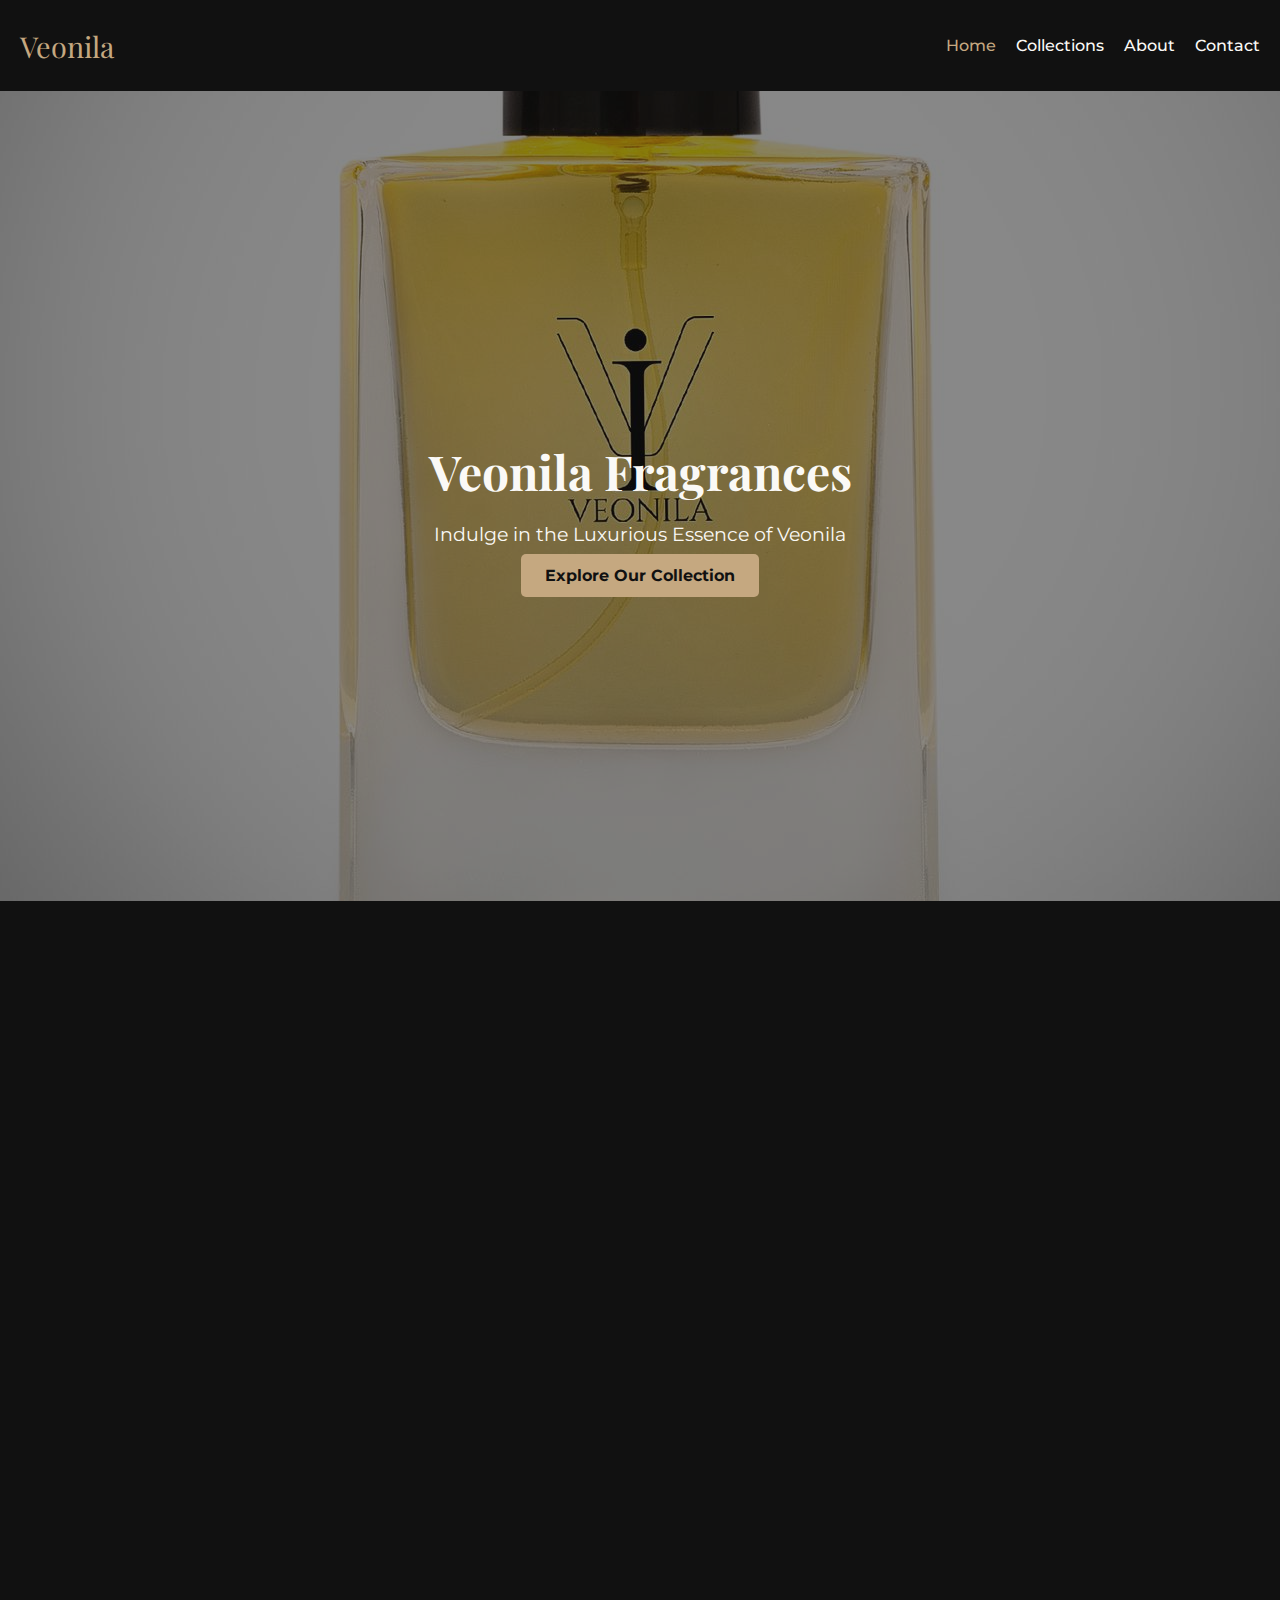
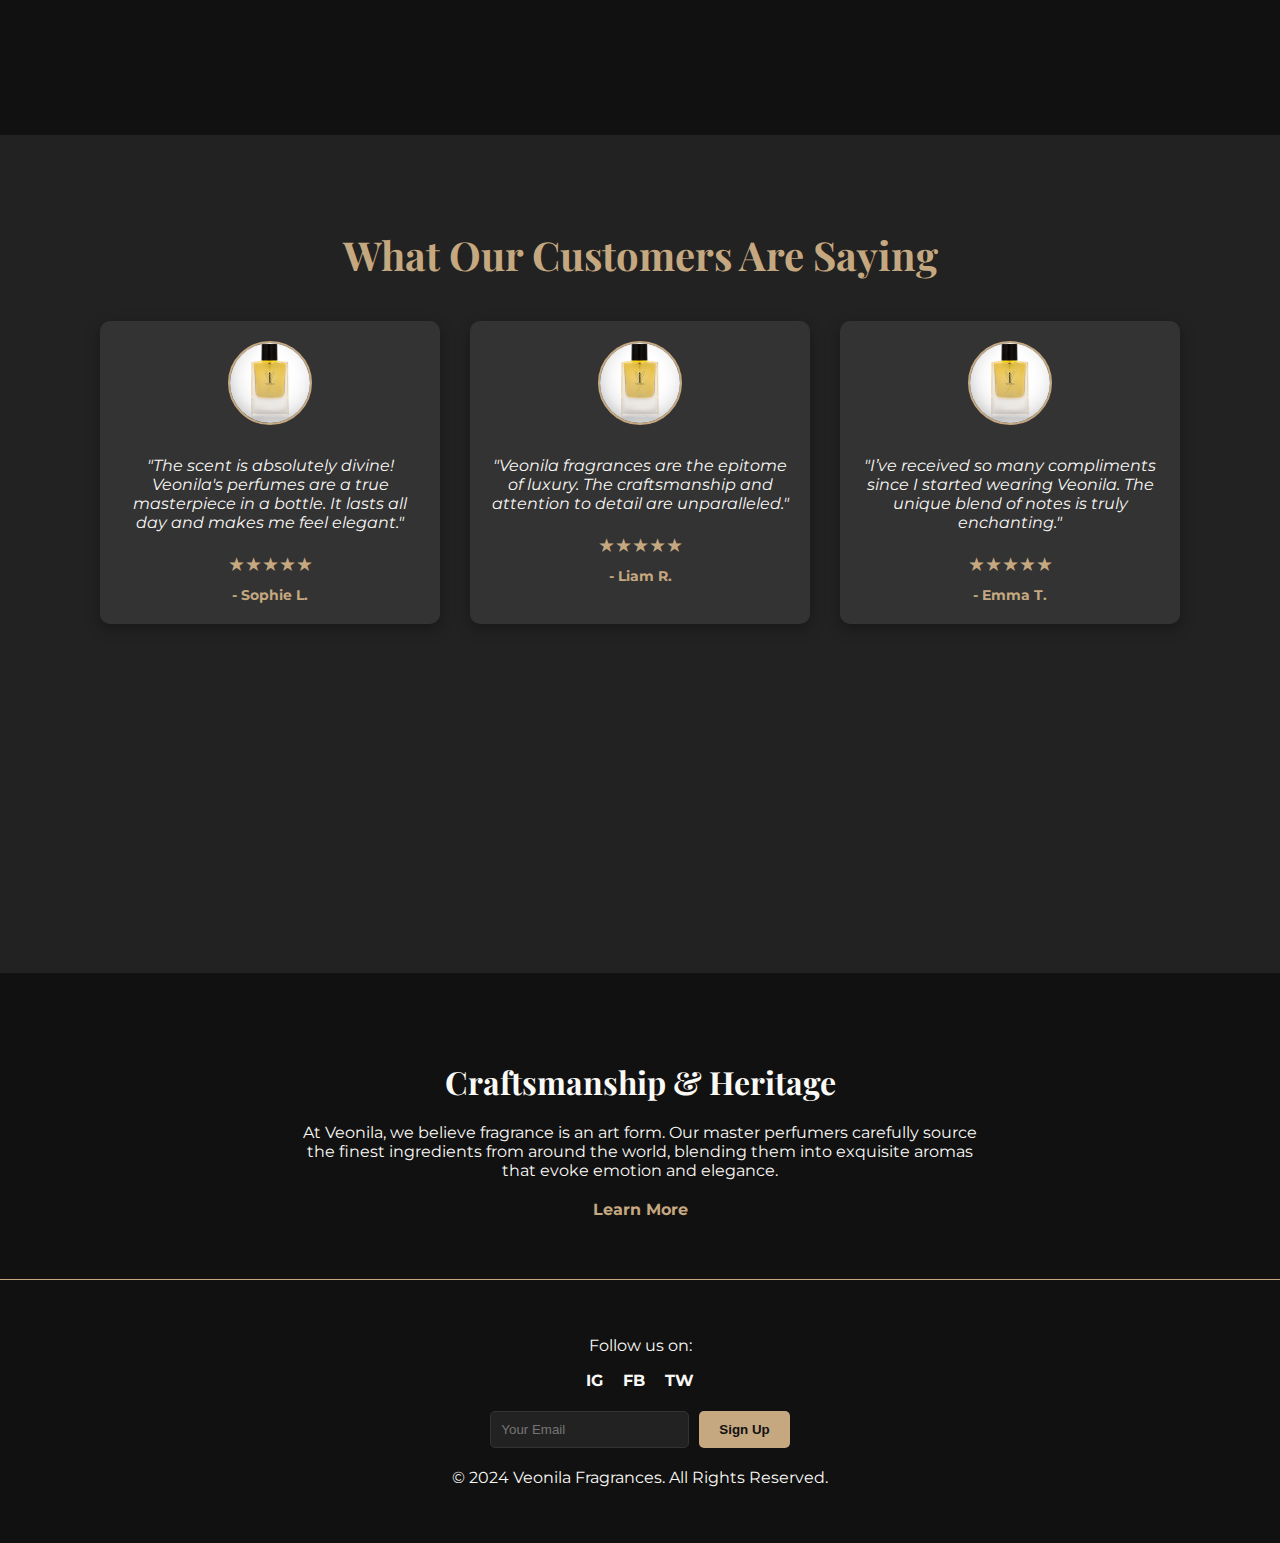
<file: index.html>
<!DOCTYPE html>
<html lang="en">
<head>
    <meta charset="UTF-8" />
    <meta name="description" content="Veonila Fragrances - Indulge in luxurious aromas." />
    <meta name="viewport" content="width=device-width, initial-scale=1.0" />
    <title>Veonila Fragrances - Home</title>
    <link href="https://fonts.googleapis.com/css?family=Playfair+Display:400,700|Montserrat:400,500&display=swap" rel="stylesheet" />
    <link rel="stylesheet" href="css/styles.css" />
</head>
<body>
    <header>
        <nav class="navbar">
            <a href="index.html" class="logo">Veonila</a>
            <ul class="nav-links">
                <li><a href="index.html" class="active">Home</a></li>
                <li><a href="collections.html">Collections</a></li>
                <li><a href="about.html">About</a></li>
                <li><a href="contact.html">Contact</a></li>
            </ul>
            <button class="nav-toggle" aria-label="toggle navigation">
                <span class="hamburger"></span>
            </button>
        </nav>
    </header>
    <section class="hero">
      <div class="hero-overlay"></div>
      <div class="hero-content fade-in">
          <h1>Veonila Fragrances</h1>
          <p>Indulge in the Luxurious Essence of Veonila</p>
          <a href="collections.html" class="btn-cta">Explore Our Collection</a>
      </div>
  </section>
  
  <section class="featured">
      <h2 class="fade-in">Our Signature Fragrances</h2>
      <div class="product-grid">
          <div class="product-card fade-in">
              <img src="images/product1.jpeg" alt="Fragrance 1" />
              <h3>Grand Étoile</h3>
              <p>A delicate blend of jasmine and rose with a hint of musk.</p>
              <a href="collections.html#floral" class="btn-link">Shop Now</a>
          </div>
          <div class="product-card fade-in">
              <img src="images/product2.jpeg" alt="Fragrance 2" />
              <h3>Nuit d’Or</h3>
              <p>Warm notes of amber and vanilla to captivate your senses.</p>
              <a href="collections.html#woody" class="btn-link">Shop Now</a>
          </div>
          <div class="product-card fade-in">
              <img src="images/product3.jpeg" alt="Fragrance 3" />
              <h3>Éclat Citrine</h3>
              <p>Bright citrus, crisp bergamot, and subtle floral undertones.</p>
              <a href="collections.html#citrus" class="btn-link">Shop Now</a>
          </div>
      </div>
  </section>
  
    <!-- <section class="hero">
        <div class="hero-overlay"></div>
        <div class="hero-content">
            <h1>Veonila Fragrances</h1>
            <p>Indulge in the Luxurious Essence of Veonila</p>
            <a href="collections.html" class="btn-cta">Explore Our Collection</a>
        </div>
    </section> -->

    <!-- <section class="featured">
        <h2>Our Signature Fragrances</h2>
        <div class="product-grid">
            <div class="product-card">
                <img src="images/product1.webp" alt="Fragrance 1" />
                <h3>Grand Étoile</h3>
                <p>A delicate blend of jasmine and rose with a hint of musk.</p>
                <a href="collections.html#floral" class="btn-link">Shop Now</a>
            </div>
            <div class="product-card">
                <img src="images/product2.webp" alt="Fragrance 2" />
                <h3>Nuit d’Or</h3>
                <p>Warm notes of amber and vanilla to captivate your senses.</p>
                <a href="collections.html#woody" class="btn-link">Shop Now</a>
            </div>

        </div>
    </section> -->
    <section class="feedback">
        <h2>What Our Customers Are Saying</h2>
        <div class="testimonial-grid">
            <div class="testimonial">
                <img src="images/product1.jpeg" alt="Sophie L." class="customer-photo">
                <p>"The scent is absolutely divine! Veonila's perfumes are a true masterpiece in a bottle. It lasts all day and makes me feel elegant."</p>
                <div class="stars">★★★★★</div>
                <span>- Sophie L.</span>
            </div>
            <div class="testimonial">
                <img src="images/product1.jpeg" alt="Liam R." class="customer-photo">
                <p>"Veonila fragrances are the epitome of luxury. The craftsmanship and attention to detail are unparalleled."</p>
                <div class="stars">★★★★★</div>
                <span>- Liam R.</span>
            </div>
            <div class="testimonial">
                <img src="images/product1.jpeg" alt="Emma T." class="customer-photo">
                <p>"I’ve received so many compliments since I started wearing Veonila. The unique blend of notes is truly enchanting."</p>
                <div class="stars">★★★★★</div>
                <span>- Emma T.</span>
            </div>
            <div class="testimonial fade-in">
                <img src="images/product1.jpeg" alt="Sophie L." class="customer-photo">
                <p>"The scent is absolutely divine! Veonila's perfumes are a true masterpiece in a bottle. It lasts all day and makes me feel elegant."</p>
                <span>- Sophie L.</span>
            </div>
            
        </div>
    </section>
      
    <section class="about-preview" id="about">
        <div class="about-content">
            <h2>Craftsmanship & Heritage</h2>
            <p>
                At Veonila, we believe fragrance is an art form. Our master perfumers carefully source the finest ingredients 
                from around the world, blending them into exquisite aromas that evoke emotion and elegance.
            </p>
            <a href="about.html" class="btn-link">Learn More</a>
        </div>
    </section>

    <footer class="footer">
        <div class="footer-content">
            <p>Follow us on:</p>
            <div class="social-icons">
                <a href="#" aria-label="Instagram" class="social-icon">IG</a>
                <a href="#" aria-label="Facebook" class="social-icon">FB</a>
                <a href="#" aria-label="Twitter" class="social-icon">TW</a>
            </div>
            <form class="newsletter">
                <input type="email" placeholder="Your Email" aria-label="Email Address" />
                <button type="submit" class="btn-cta-sm">Sign Up</button>
            </form>
            <p class="copyright">
                &copy; 2024 Veonila Fragrances. All Rights Reserved.
            </p>
        </div>
    </footer>

    <!-- <script>
    // Simple toggle for mobile nav
    const navToggle = document.querySelector('.nav-toggle');
    const navLinks = document.querySelector('.nav-links');

    navToggle.addEventListener('click', () => {
        navLinks.classList.toggle('nav-open');
    });
    </script> -->
    <script src="js/script.js"></script>
</body>
</html>
</file>
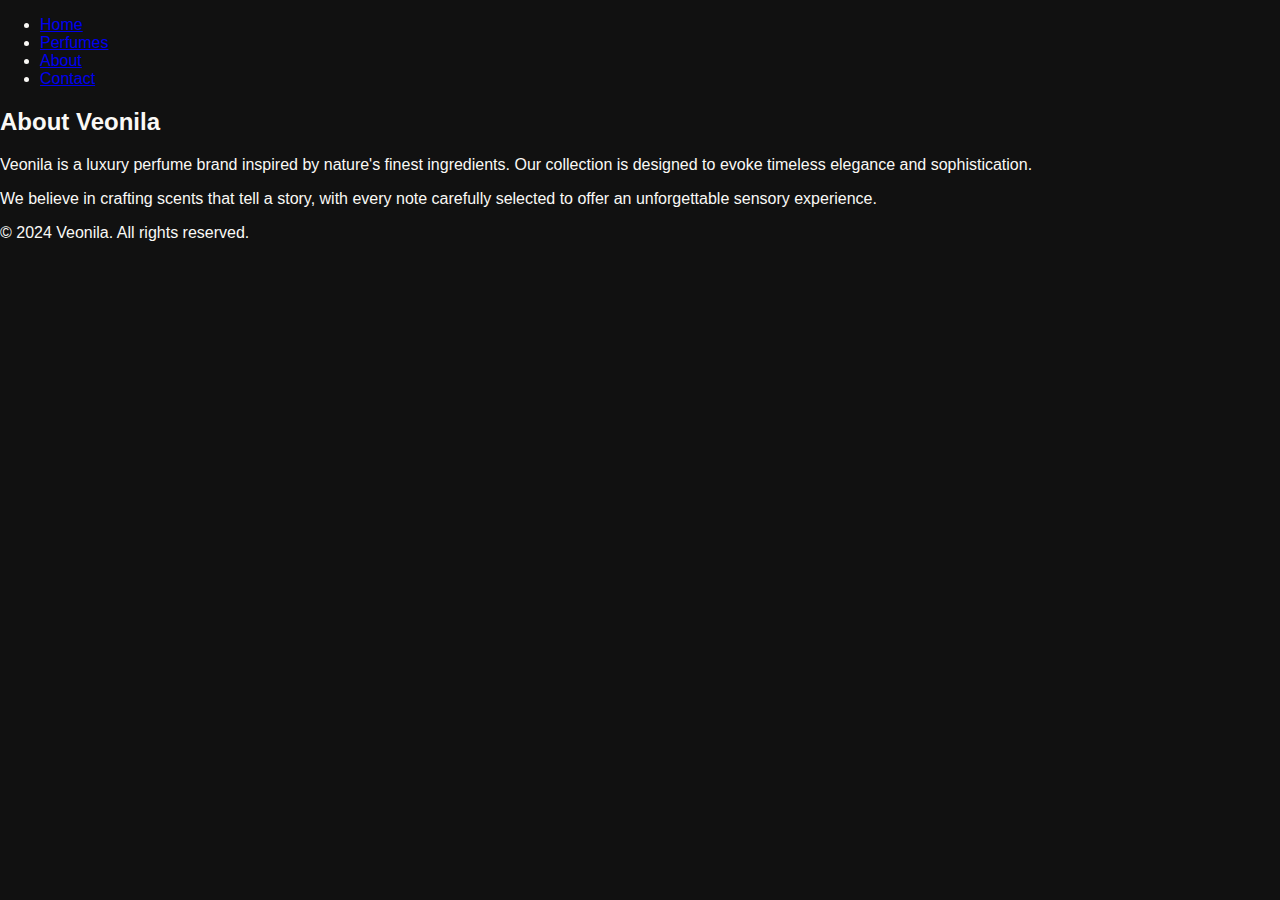
<file: about.html>
<!DOCTYPE html>
<html lang="en">
<head>
  <meta charset="UTF-8">
  <meta name="viewport" content="width=device-width, initial-scale=1.0">
  <title>About Us - Veonila</title>
  <link rel="stylesheet" href="css/styles.css">
</head>
<body>

  <!-- Navigation -->
  <header>
    <nav>
      <ul>
        <li><a href="index.html">Home</a></li>
        <li><a href="perfumes.html">Perfumes</a></li>
        <li><a href="about.html">About</a></li>
        <li><a href="contact.html">Contact</a></li>
      </ul>
    </nav>
  </header>

  <!-- About Section -->
  <section class="about">
    <h2>About Veonila</h2>
    <p>Veonila is a luxury perfume brand inspired by nature's finest ingredients. Our collection is designed to evoke timeless elegance and sophistication.</p>
    <p>We believe in crafting scents that tell a story, with every note carefully selected to offer an unforgettable sensory experience.</p>
  </section>

  <!-- Footer -->
  <footer>
    <p>&copy; 2024 Veonila. All rights reserved.</p>
  </footer>

</body>
</html>
</file>
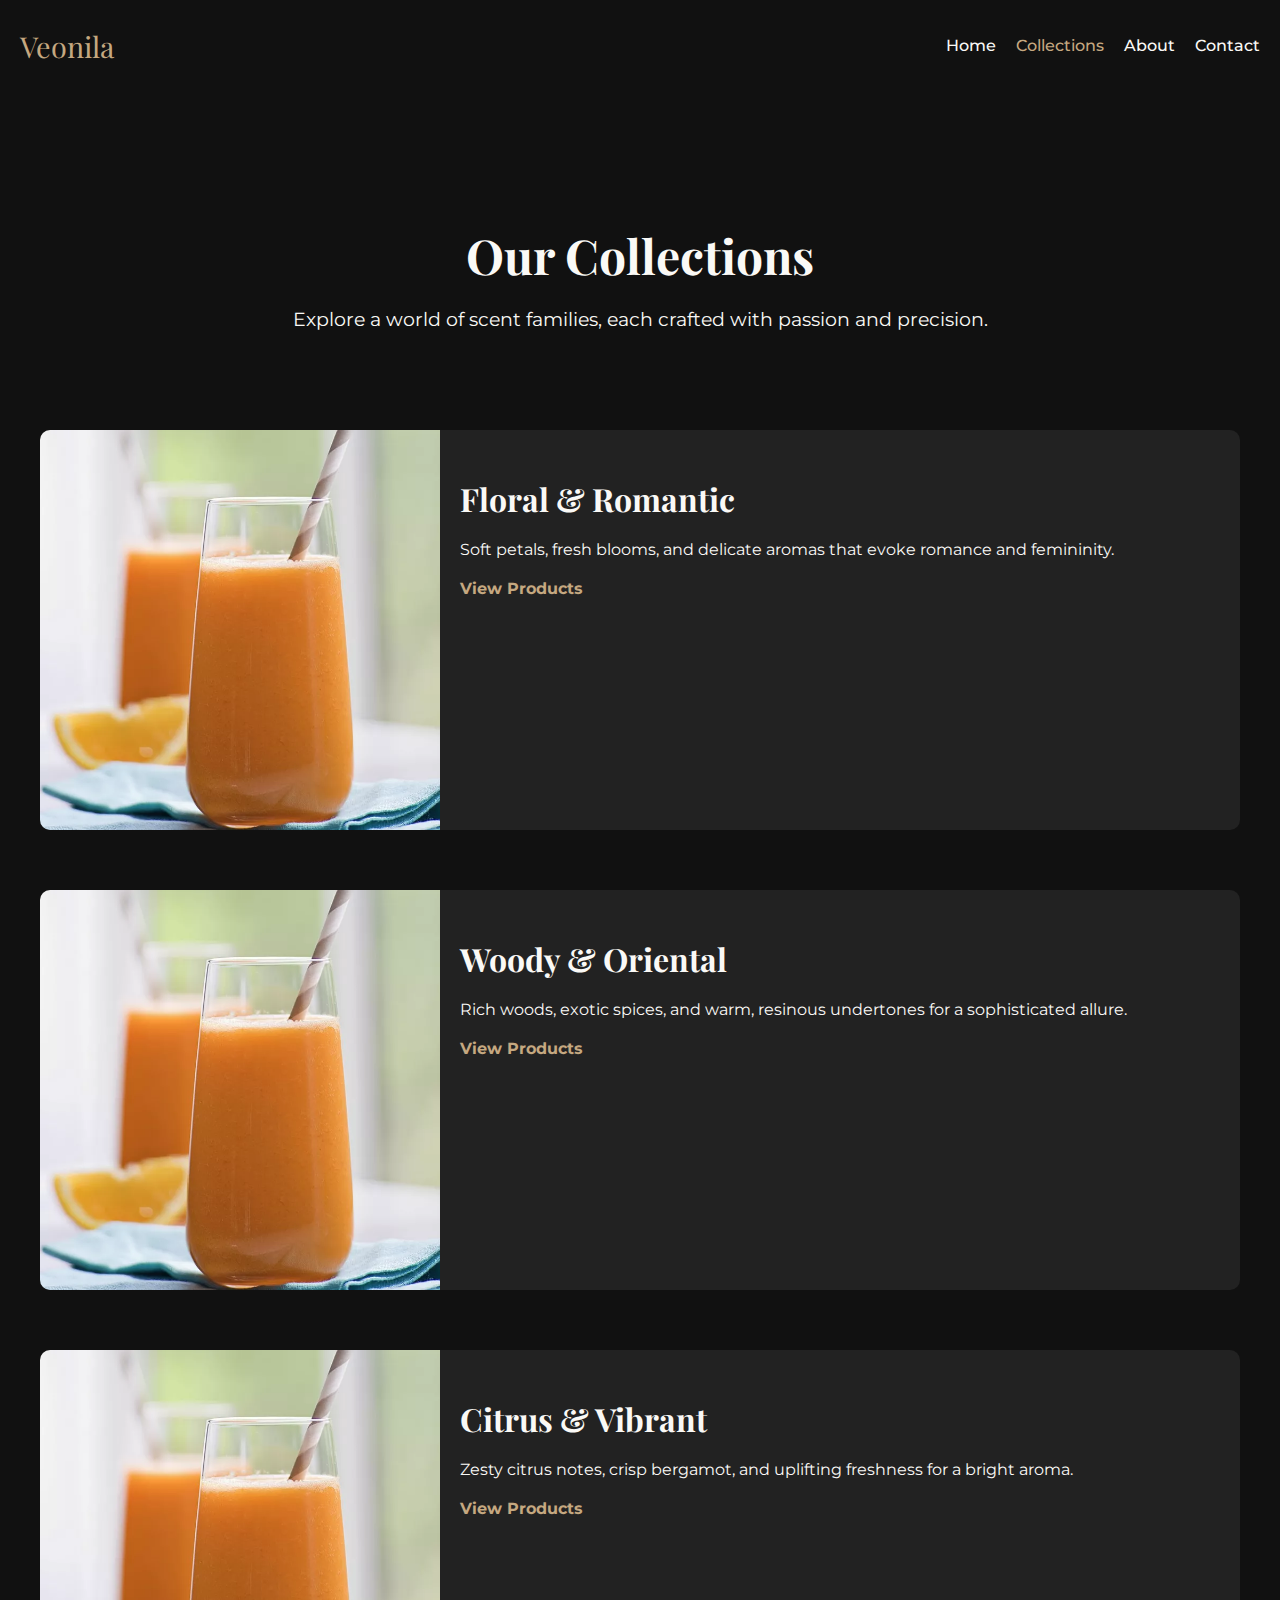
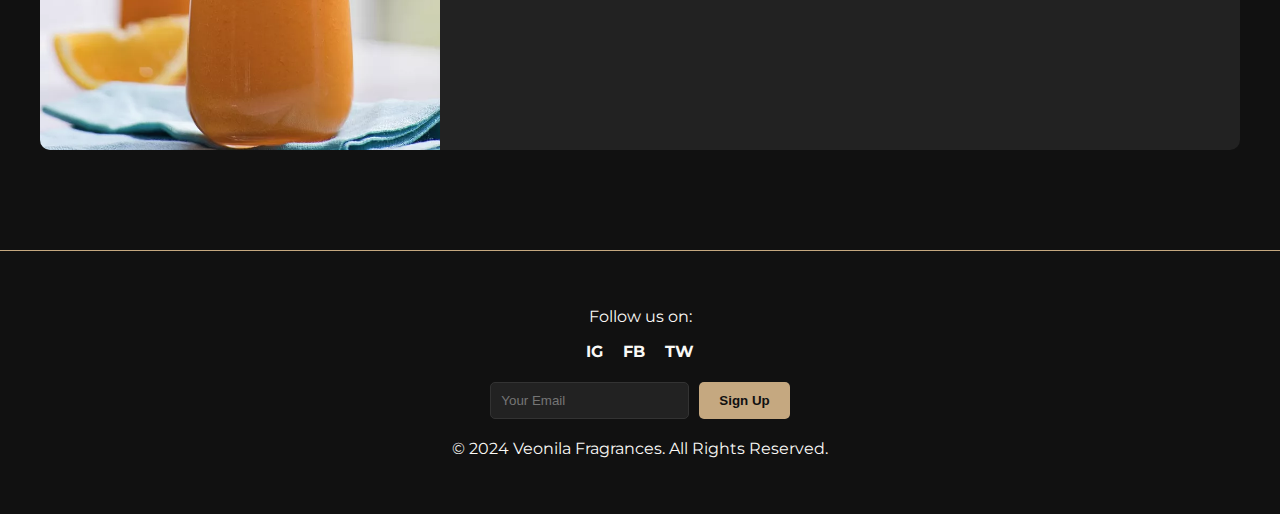
<file: collections.html>
<!DOCTYPE html>
<html lang="en">
<head>
    <meta charset="UTF-8" />
    <meta name="description" content="Discover our curated fragrance collections." />
    <meta name="viewport" content="width=device-width, initial-scale=1.0" />
    <title>Veonila Fragrances - Collections</title>
    <link href="https://fonts.googleapis.com/css?family=Playfair+Display:400,700|Montserrat:400,500&display=swap" rel="stylesheet" />
    <link rel="stylesheet" href="css/styles.css" />
</head>
<body>
    <header>
        <nav class="navbar">
            <a href="index.html" class="logo">Veonila</a>
            <ul class="nav-links">
                <li><a href="index.html">Home</a></li>
                <li><a href="collections.html" class="active">Collections</a></li>
                <li><a href="about.html">About</a></li>
                <li><a href="contact.html">Contact</a></li>
            </ul>
            <button class="nav-toggle" aria-label="toggle navigation">
                <span class="hamburger"></span>
            </button>
        </nav>
    </header>

    <section class="page-header">
        <h1>Our Collections</h1>
        <p>Explore a world of scent families, each crafted with passion and precision.</p>
    </section>

    <section class="collections-list">
        <article class="collection-category" id="floral">
            <img src="images/product1.webp" alt="Floral Collection" />
            <div class="category-info">
                <h2>Floral & Romantic</h2>
                <p>Soft petals, fresh blooms, and delicate aromas that evoke romance and femininity.</p>
                <a href="#" class="btn-link">View Products</a>
            </div>
        </article>

        <article class="collection-category" id="woody">
            <img src="images/product1.webp" alt="Woody Collection" />
            <div class="category-info">
                <h2>Woody & Oriental</h2>
                <p>Rich woods, exotic spices, and warm, resinous undertones for a sophisticated allure.</p>
                <a href="#" class="btn-link">View Products</a>
            </div>
        </article>

        <article class="collection-category" id="citrus">
            <img src="images/product1.webp" alt="Citrus Collection" />
            <div class="category-info">
                <h2>Citrus & Vibrant</h2>
                <p>Zesty citrus notes, crisp bergamot, and uplifting freshness for a bright aroma.</p>
                <a href="#" class="btn-link">View Products</a>
            </div>
        </article>
    </section>

    <footer class="footer">
        <div class="footer-content">
            <p>Follow us on:</p>
            <div class="social-icons">
                <a href="#" aria-label="Instagram" class="social-icon">IG</a>
                <a href="#" aria-label="Facebook" class="social-icon">FB</a>
                <a href="#" aria-label="Twitter" class="social-icon">TW</a>
            </div>
            <form class="newsletter">
                <input type="email" placeholder="Your Email" aria-label="Email Address" />
                <button type="submit" class="btn-cta-sm">Sign Up</button>
            </form>
            <p class="copyright">
                &copy; 2024 Veonila Fragrances. All Rights Reserved.
            </p>
        </div>
    </footer>

    <script>
    const navToggle = document.querySelector('.nav-toggle');
    const navLinks = document.querySelector('.nav-links');

    navToggle.addEventListener('click', () => {
        navLinks.classList.toggle('nav-open');
    });
    </script>
    <script src="js/script.js"></script>
</body>
</html>
</file>
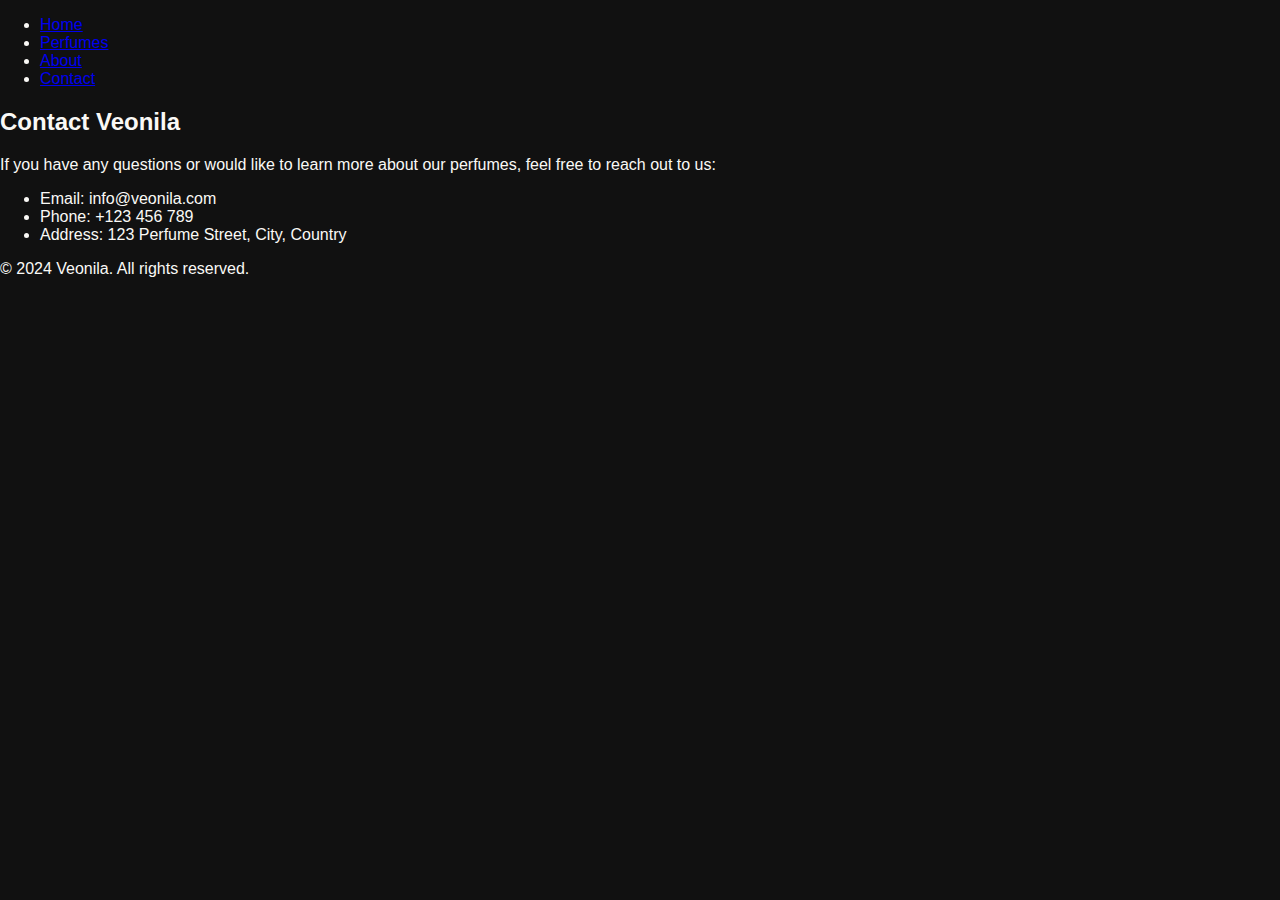
<file: contact.html>
<!DOCTYPE html>
<html lang="en">
<head>
  <meta charset="UTF-8">
  <meta name="viewport" content="width=device-width, initial-scale=1.0">
  <title>Contact - Veonila</title>
  <link rel="stylesheet" href="css/styles.css">
</head>
<body>

  <!-- Navigation -->
  <header>
    <nav>
      <ul>
        <li><a href="index.html">Home</a></li>
        <li><a href="perfumes.html">Perfumes</a></li>
        <li><a href="about.html">About</a></li>
        <li><a href="contact.html">Contact</a></li>
      </ul>
    </nav>
  </header>

  <!-- Contact Section -->
  <section class="contact">
    <h2>Contact Veonila</h2>
    <p>If you have any questions or would like to learn more about our perfumes, feel free to reach out to us:</p>
    <ul>
      <li>Email: info@veonila.com</li>
      <li>Phone: +123 456 789</li>
      <li>Address: 123 Perfume Street, City, Country</li>
    </ul>
  </section>

  <!-- Footer -->
  <footer>
    <p>&copy; 2024 Veonila. All rights reserved.</p>
  </footer>

</body>
</html>
</file>
<file: css/styles.css>
body {
  margin: 0;
  background-color: #111;
  color: #FAF9F6;
  font-family: 'Montserrat', sans-serif;
}

header, nav, section, footer {
  display: block;
}

.navbar {
  display: flex;
  align-items: center;
  padding: 20px;
  justify-content: space-between;
  background-color: #111;
}

.logo {
  font-family: 'Playfair Display', serif;
  font-size: 1.8em;
  color: #C5A880;
  text-decoration: none;
}

.nav-links {
  list-style: none;
  display: flex;
  gap: 20px;
}

.nav-links li a {
  text-decoration: none;
  color: #FAF9F6;
  font-weight: 500;
  transition: color 0.3s ease;
}

.nav-links li a:hover, .nav-links li a.active {
  color: #C5A880;
}

/* Mobile Nav Toggle */
.nav-toggle {
  display: none;
  background: none;
  border: none;
  cursor: pointer;
}
.hamburger {
  display: block;
  width: 25px;
  height: 3px;
  background: #FAF9F6;
  position: relative;
}
.hamburger::after, .hamburger::before {
  content: "";
  display: block;
  width: 25px;
  height: 3px;
  background: #FAF9F6;
  position: absolute;
  left: 0;
}
.hamburger::before {
  top: -8px;
}
.hamburger::after {
  top: 8px;
}

@media (max-width: 768px) {
  .nav-links {
      position: absolute;
      top: 70px;
      right: 20px;
      background-color: #111;
      flex-direction: column;
      gap: 10px;
      padding: 20px;
      border: 1px solid #C5A880;
      display: none;
  }
  .nav-links.nav-open {
      display: flex;
  }

  .nav-toggle {
      display: block;
  }
}

/* Hero Section */
.hero {
  position: relative;
  height: 90vh;
  background: url('../images/product1.jpeg') no-repeat center center/cover;
  display: flex;
  align-items: center;
  justify-content: center;
  text-align: center;
}
.hero-overlay {
  position: absolute;
  top:0; left:0; right:0; bottom:0;
  background: rgba(17,17,17,0.5);
}
.hero-content {
  position: relative;
  z-index: 1;
}
.hero-content h1 {
  font-family: 'Playfair Display', serif;
  font-size: 3em;
  margin-bottom: 10px;
}
.hero-content p {
  font-size: 1.2em;
  margin-bottom: 20px;
}
.btn-cta {
  background-color: #C5A880;
  color: #111;
  padding: 12px 24px;
  text-decoration: none;
  font-weight: bold;
  border-radius: 5px;
  transition: background-color 0.3s ease;
}
.btn-cta:hover {
  background-color: #b29972;
}

/* Featured Products */
.featured {
  padding: 60px 20px;
  max-width: 1200px;
  margin: auto;
  text-align: center;
}
.featured h2 {
  font-family: 'Playfair Display', serif;
  font-size: 2.5em;
  margin-bottom: 40px;
}
.product-grid {
  display: flex;
  gap: 30px;
  flex-wrap: wrap;
  justify-content: center;
}
.product-card {
  background: #222;
  padding: 20px;
  border-radius: 10px;
  max-width: 300px;
  text-align: left;
}
.product-card img {
  width: 100%;
  border-radius: 10px;
  margin-bottom: 20px;
}
.product-card h3 {
  font-family: 'Playfair Display', serif;
  font-size: 1.5em;
  margin-bottom: 10px;
}
.product-card p {
  margin-bottom: 20px;
}
.btn-link {
  color: #C5A880;
  text-decoration: none;
  font-weight: bold;
  border-bottom: 1px solid transparent;
  transition: border-color 0.3s ease;
}
.btn-link:hover {
  border-color: #C5A880;
}

/* About Preview */
.about-preview {
  padding: 60px 20px;
  max-width: 1200px;
  margin: auto;
  text-align: center;
}
.about-preview h2 {
  font-family: 'Playfair Display', serif;
  font-size: 2em;
  margin-bottom: 20px;
}
.about-preview p {
  max-width: 700px;
  margin: auto;
  margin-bottom: 20px;
}

/* Page Header (Collections) */
.page-header {
  padding: 100px 20px 40px;
  text-align: center;
}
.page-header h1 {
  font-family: 'Playfair Display', serif;
  font-size: 3em;
  margin-bottom: 20px;
}
.page-header p {
  font-size: 1.2em;
}

/* Collections List */
.collections-list {
  max-width: 1200px;
  margin: auto;
  padding: 40px 20px;
}
.collection-category {
  display: flex;
  flex-wrap: wrap;
  margin-bottom: 60px;
  background: #222;
  border-radius: 10px;
  overflow: hidden;
}
.collection-category img {
  width: 100%;
  max-width: 400px;
  object-fit: cover;
}
.category-info {
  padding: 20px;
  flex: 1;
  min-width: 300px;
}
.category-info h2 {
  font-family: 'Playfair Display', serif;
  font-size: 2em;
  margin-bottom: 20px;
}
.category-info p {
  margin-bottom: 20px;
}

/* Footer */
.footer {
  background: #111;
  padding: 40px 20px;
  text-align: center;
  border-top: 1px solid #C5A880;
}
.footer-content {
  max-width: 600px;
  margin: auto;
}
.social-icons {
  display: flex;
  gap: 20px;
  justify-content: center;
  margin-bottom: 20px;
}
.social-icon {
  display: inline-block;
  text-decoration: none;
  color: #FAF9F6;
  font-weight: bold;
  border-bottom: 1px solid transparent;
  transition: border-color 0.3s ease;
}
.social-icon:hover {
  border-color: #C5A880;
}
.newsletter {
  display: flex;
  gap: 10px;
  justify-content: center;
  margin-bottom: 20px;
}
.newsletter input {
  padding: 10px;
  border: 1px solid #333;
  border-radius: 5px;
  background: #222;
  color: #FAF9F6;
}
.btn-cta-sm {
  background-color: #C5A880;
  color: #111;
  padding: 10px 20px;
  text-decoration: none;
  font-weight: bold;
  border-radius: 5px;
  transition: background-color 0.3s ease;
  border: none;
  cursor: pointer;
}
.btn-cta-sm:hover {
  background-color: #b29972;
}

.fade-in {
  opacity: 0;
  transition: opacity 1s ease, transform 1s ease;
  transform: translateY(20px);
}
.fade-in.active {
  opacity: 1;
  transform: translateY(0);
}

.slide-in {
  opacity: 0;
  transition: opacity 1s ease, transform 1s ease;
  transform: translateX(-20px);
}
.slide-in.active {
  opacity: 1;
  transform: translateX(0);
}

/*feedback without picsand stars*/
/* .feedback {
  background-color: #222;
  color: #FAF9F6;
  padding: 60px 20px;
  text-align: center;
}

.feedback h2 {
  font-family: 'Playfair Display', serif;
  font-size: 2.5em;
  margin-bottom: 40px;
  color: #C5A880;
}

.testimonial-grid {
  display: flex;
  flex-wrap: wrap;
  justify-content: center;
  gap: 30px;
  max-width: 1200px;
  margin: auto;
}

.testimonial {
  background: #333;
  padding: 20px;
  border-radius: 10px;
  max-width: 300px;
  text-align: left;
  box-shadow: 0 5px 15px rgba(0, 0, 0, 0.3);
}

.testimonial p {
  font-size: 1em;
  margin-bottom: 10px;
  font-style: italic;
  color: #FAF9F6;
}

.testimonial span {
  display: block;
  font-size: 0.9em;
  font-weight: bold;
  color: #C5A880;
} */

/*feedback with pics and stars*/
.feedback {
  background-color: #222;
  color: #FAF9F6;
  padding: 60px 20px;
  text-align: center;
}

.feedback h2 {
  font-family: 'Playfair Display', serif;
  font-size: 2.5em;
  margin-bottom: 40px;
  color: #C5A880;
}

.testimonial-grid {
  display: flex;
  flex-wrap: wrap;
  justify-content: center;
  gap: 30px;
  max-width: 1200px;
  margin: auto;
}

.testimonial {
  background: #333;
  padding: 20px;
  border-radius: 10px;
  max-width: 300px;
  text-align: center;
  box-shadow: 0 5px 15px rgba(0, 0, 0, 0.3);
  display: flex;
  flex-direction: column;
  align-items: center;
}

.testimonial img.customer-photo {
  width: 80px;
  height: 80px;
  border-radius: 50%;
  margin-bottom: 15px;
  object-fit: cover;
  border: 2px solid #C5A880;
}

.testimonial p {
  font-size: 1em;
  margin-bottom: 10px;
  font-style: italic;
  color: #FAF9F6;
}

.testimonial span {
  display: block;
  font-size: 0.9em;
  font-weight: bold;
  color: #C5A880;
}

.stars {
  color: #C5A880; /* Golden color */
  font-size: 1.2em; /* Adjust the size as needed */
  margin-top: 10px;
  margin-bottom: 10px;
}
</file>
